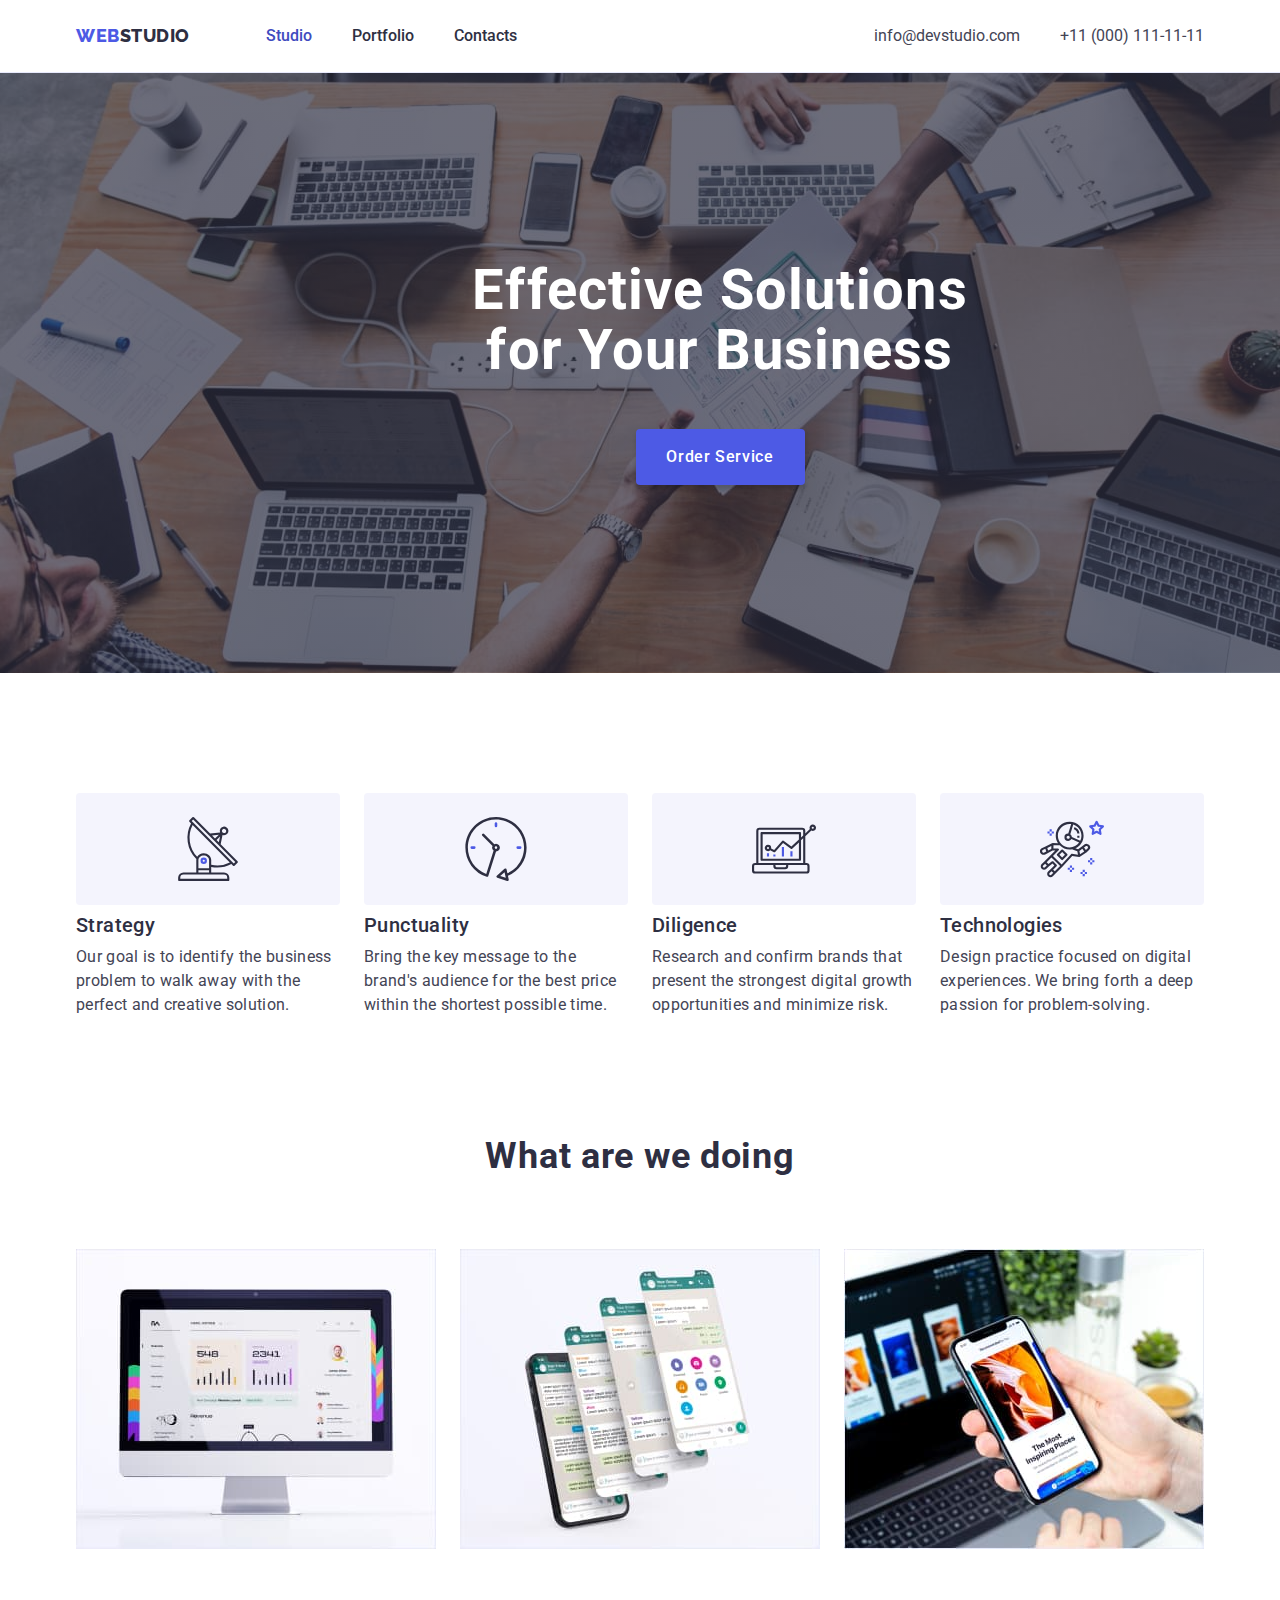
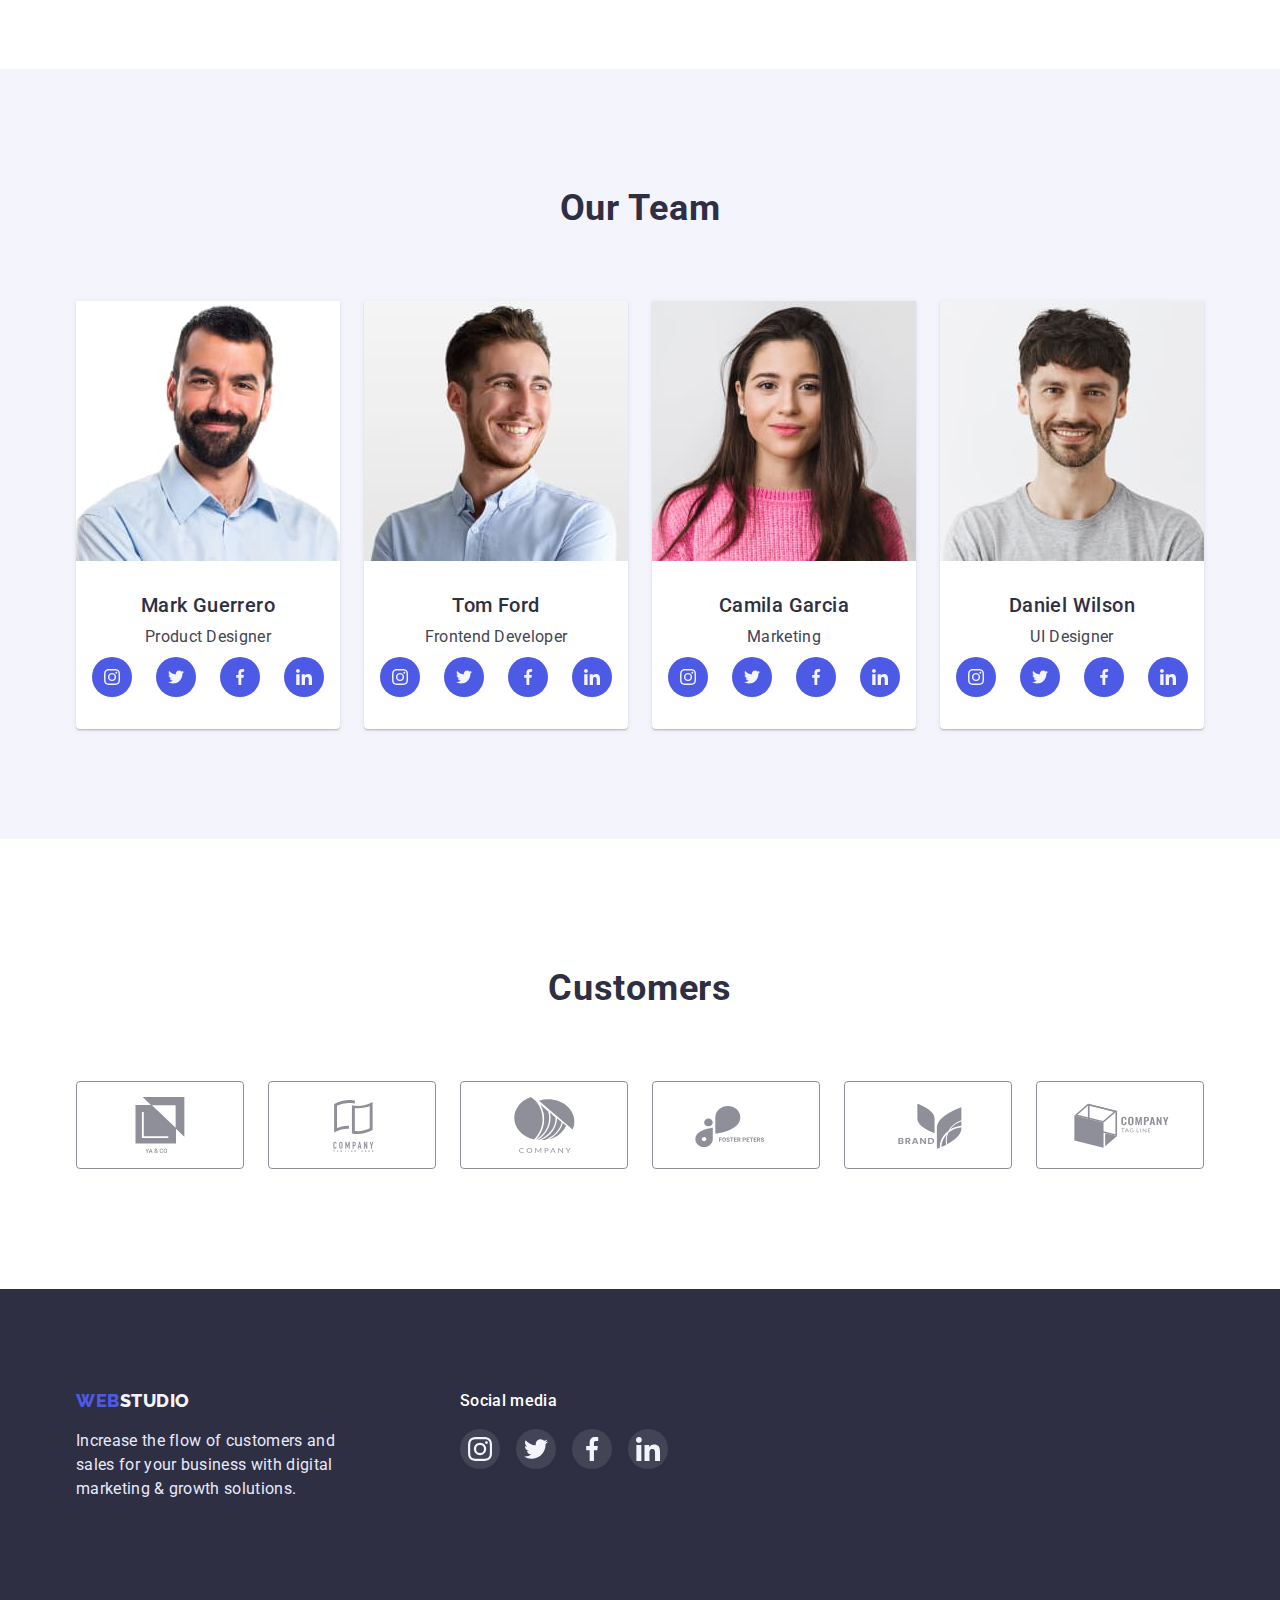
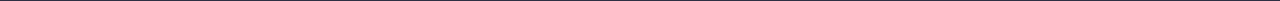
<file: index.html>
<!DOCTYPE html>
<html lang="en">
  <head>
    <meta charset="UTF-8" />
    <meta http-equiv="X-UA-Compatible" content="IE=edge" />
    <meta name="viewport" content="width=device-width, initial-scale=1.0" />
    <title>GoIT markup hw 04</title>
    <link rel="preconnect" href="https://fonts.googleapis.com" />
    <link rel="preconnect" href="https://fonts.gstatic.com" crossorigin />
    <link
      href="https://fonts.googleapis.com/css2?family=Raleway:wght@800&family=Roboto:wght@400;500;700;900&display=swap"
      rel="stylesheet"
    />
    <link
      rel="stylesheet"
      href="https://cdnjs.cloudflare.com/ajax/libs/modern-normalize/1.1.0/modern-normalize.min.css"
    />
    <link rel="stylesheet" href="./css/styles.css" />
  </head>

  <body>
    <header class="header">
      <div class="container header-wrap">
        <nav class="header-nav">
          <a href="./index.html" class="logo"
            >Web<span class="header-logo">Studio</span>
          </a>

          <ul class="header-list list">
            <li class="header-item">
              <a href="./index.html" class="header-link link-active">Studio </a>
            </li>
            <li class="header-item">
              <a href="./portfolio.html" class="header-link">Portfolio </a>
            </li>
            <li class="header-item">
              <a href="#" class="header-link"> Contacts </a>
            </li>
          </ul>
        </nav>

        <address class="header-adress">
          <ul class="header-address-list list">
            <li class="header-address-item">
              <a
                href="mailto:info@devstudio.com"
                class="header-adress-link link-design"
                >info@devstudio.com
              </a>
            </li>
            <li class="header-address-item">
              <a
                href="tel:+110001111111"
                class="header-adress-link link-design"
              >
                +11 (000) 111-11-11
              </a>
            </li>
          </ul>
        </address>
      </div>
    </header>

    <main class="main">
      <section class="hero">
        <div class="hero-bacground">
          <div class="container hero-wrap">
            <h1 class="hero-title">Effective Solutions for Your Business</h1>
            <button type="button" class="hero-button button" aria-label="Order service">
              Order Service
            </button>
          </div>
        </div>
      </section>

      <section class="benefits">
        <div class="container">
          <h2 class="visually-hidden">Benefits</h2>
          <ul class="benefits-list list benefits-wrap">
            <li class="benefits-item benefits-icon-antenna">
              <h3 class="second-titele">Strategy</h3>
              <p class="benefits-item-text text">
                Our goal is to identify the business problem to walk away with
                the perfect and creative solution.
              </p>
            </li>
            <li class="benefits-item benefits-icon-clock">
              <h3 class="second-titele">Punctuality</h3>
              <p class="benefits-item-text text">
                Bring the key message to the brand's audience for the best price
                within the shortest possible time.
              </p>
            </li>
            <li class="benefits-item benefits-icon-disgram">
              <h3 class="second-titele">Diligence</h3>
              <p class="benefits-item-text text">
                Research and confirm brands that present the strongest digital
                growth opportunities and minimize risk.
              </p>
            </li>
            <li class="benefits-item benefits-icon-astronaut">
              <h3 class="second-titele">Technologies</h3>
              <p class="benefits-item-text text">
                Design practice focused on digital experiences. We bring forth a
                deep passion for problem-solving.
              </p>
            </li>
          </ul>
        </div>
      </section>

      <section class="examples">
        <div class="container">
          <h2 class="main-title">What are we doing</h2>
          <ul class="examples-list list">
            <li class="examples-item">
              <img
                src="./images/what_are_we_doing_example_1.jpg"
                alt="What are we doing example 1"
                width="360"
                height="300"
              />
            </li>
            <li class="examples-item">
              <img
                src="./images/what_are_we_doing_example_2.jpg"
                alt="What are we doing example 2"
                width="360"
                height="300"
              />
            </li>
            <li class="examples-item">
              <img
                src="./images/what_are_we_doing_example_3.jpg"
                alt="What are we doing example 3"
                width="360"
                height="300"
              />
            </li>
          </ul>
        </div>
      </section>

      <section class="team">
        <div class="container">
          <h2 class="main-title">Our Team</h2>
          <ul class="team-list list">
            <li class="team-item">
              <img
                src="./images/our_team_1st_member.jpg"
                alt="Our team 1st member"
                width="264"
                height="260"
              />
              <div class="team-text">
                <h3 class="second-titele">Mark Guerrero</h3>
                <p class="team-item-text text">Product Designer</p>
                <ul class="team-soc-list list">
                  <li class="team-soc-item">
                    <a href="#" class="team-soc-link">
                      <svg class="team-soc-icon" width="16" height="16">
                        <use href="./images/logo.svg#icon-instagram"></use>
                      </svg>
                    </a>
                  </li>

                  <li class="team-soc-item">
                    <a href="#" class="team-soc-link">
                      <svg class="team-soc-icon" width="16" height="16">
                        <use href="./images/logo.svg#icon-twitter"></use>
                      </svg>
                    </a>
                  </li>

                  <li class="team-soc-item">
                    <a href="#" class="team-soc-link">
                      <svg class="team-soc-icon" width="16" height="16">
                        <use href="./images/logo.svg#icon-facebook"></use>
                      </svg>
                    </a>
                  </li>

                  <li class="team-soc-item">
                    <a href="#" class="team-soc-link">
                      <svg class="team-soc-icon" width="16" height="16">
                        <use href="./images/logo.svg#icon-linkedin"></use>
                      </svg>
                    </a>
                  </li>
                </ul>
              </div>
            </li>

            <li class="team-item">
              <img
                src="./images/our_team_2nd_member.jpg"
                alt="Our team 2nd member"
                width="264"
                height="260"
              />
              <div class="team-text">
                <h3 class="second-titele">Tom Ford</h3>
                <p class="team-item-text text">Frontend Developer</p>
                <ul class="team-soc-list list">
                  <li class="team-soc-item">
                    <a href="#" class="team-soc-link">
                      <svg class="team-soc-icon" width="16" height="16">
                        <use href="./images/logo.svg#icon-instagram"></use>
                      </svg>
                    </a>
                  </li>

                  <li class="team-soc-item">
                    <a href="#" class="team-soc-link">
                      <svg class="team-soc-icon" width="16" height="16">
                        <use href="./images/logo.svg#icon-twitter"></use>
                      </svg>
                    </a>
                  </li>

                  <li class="team-soc-item">
                    <a href="#" class="team-soc-link">
                      <svg class="team-soc-icon" width="16" height="16">
                        <use href="./images/logo.svg#icon-facebook"></use>
                      </svg>
                    </a>
                  </li>

                  <li class="team-soc-item">
                    <a href="#" class="team-soc-link">
                      <svg class="team-soc-icon" width="16" height="16">
                        <use href="./images/logo.svg#icon-linkedin"></use>
                      </svg>
                    </a>
                  </li>
                </ul>
              </div>
            </li>
            <li class="team-item">
              <img
                src="./images/our_team_3rd_member.jpg"
                alt="Our team 3rd member"
                width="264"
                height="260"
              />
              <div class="team-text">
                <h3 class="second-titele">Camila Garcia</h3>
                <p class="team-item-text text">Marketing</p>
                <ul class="team-soc-list list">
                  <li class="team-soc-item">
                    <a href="#" class="team-soc-link">
                      <svg class="team-soc-icon" width="16" height="16">
                        <use href="./images/logo.svg#icon-instagram"></use>
                      </svg>
                    </a>
                  </li>

                  <li class="team-soc-item">
                    <a href="#" class="team-soc-link">
                      <svg class="team-soc-icon" width="16" height="16">
                        <use href="./images/logo.svg#icon-twitter"></use>
                      </svg>
                    </a>
                  </li>

                  <li class="team-soc-item">
                    <a href="#" class="team-soc-link">
                      <svg class="team-soc-icon" width="16" height="16">
                        <use href="./images/logo.svg#icon-facebook"></use>
                      </svg>
                    </a>
                  </li>

                  <li class="team-soc-item">
                    <a href="#" class="team-soc-link">
                      <svg class="team-soc-icon" width="16" height="16">
                        <use href="./images/logo.svg#icon-linkedin"></use>
                      </svg>
                    </a>
                  </li>
                </ul>
              </div>
            </li>
            <li class="team-item">
              <img
                src="./images/our_team_4th_member.jpg"
                alt="Our team 4th member"
                width="264"
                height="260"
              />
              <div class="team-text">
                <h3 class="second-titele">Daniel Wilson</h3>
                <p class="team-item-text text">UI Designer</p>
                <ul class="team-soc-list list">
                  <li class="team-soc-item">
                    <a href="#" class="team-soc-link">
                      <svg class="team-soc-icon" width="16" height="16">
                        <use href="./images/logo.svg#icon-instagram"></use>
                      </svg>
                    </a>
                  </li>

                  <li class="team-soc-item">
                    <a href="#" class="team-soc-link">
                      <svg class="team-soc-icon" width="16" height="16">
                        <use href="./images/logo.svg#icon-twitter"></use>
                      </svg>
                    </a>
                  </li>

                  <li class="team-soc-item">
                    <a href="#" class="team-soc-link">
                      <svg class="team-soc-icon" width="16" height="16">
                        <use href="./images/logo.svg#icon-facebook"></use>
                      </svg>
                    </a>
                  </li>

                  <li class="team-soc-item">
                    <a href="#" class="team-soc-link">
                      <svg class="team-soc-icon" width="16" height="16">
                        <use href="./images/logo.svg#icon-linkedin"></use>
                      </svg>
                    </a>
                  </li>
                </ul>
              </div>
            </li>
          </ul>
        </div>
      </section>

      <section class="customers">
        <div class="container">
        	<h2 class="main-title customers-title">Customers</h2>
	        <ul class="customers-list list">
	          <li class="customers-item">
	            <a href="" class="customers-item-link">
	              <svg class="customers-item-icon" width="104" height="56">
	                <use href="./images/logo.svg#icon_yaco"></use>
	              </svg>
	            </a>
	          </li>
	          <li class="customers-item">
	            <a href="" class="customers-item-link">
	              <svg class="customers-item-icon" width="104" height="56">
	                <use href="./images/logo.svg#icon_taglinehere"></use>
	              </svg>
	            </a>
	          </li>
	          <li class="customers-item">
	            <a href="" class="customers-item-link">
	              <svg class="customers-item-icon" width="104" height="56">
	                <use href="./images/logo.svg#icon_company"></use>
	              </svg>
	            </a>
	          </li>
	          <li class="customers-item">
	            <a href="" class="customers-item-link">
	              <svg class="customers-item-icon" width="104" height="56">
	                <use href="./images/logo.svg#icon_fosterpeters"></use>
	              </svg>
	            </a>
	          </li>
	          <li class="customers-item">
	            <a href="" class="customers-item-link">
	              <svg class="customers-item-icon" width="104" height="56">
	                <use href="./images/logo.svg#icon_brand"></use>
	              </svg>
	            </a>
	          </li>
	          <li class="customers-item">
	            <a href="" class="customers-item-link">
	              <svg class="customers-item-icon" width="104" height="56">
	                <use href="./images/logo.svg#icon_tagline"></use>
	              </svg>
	            </a>
	          </li>
	        </ul>
	      </section>
        </div>
    </main>

    <footer class="footer">
      <div class="container footer-conteiner-text">
        <div>
          <a href="./index.html" class="logo"
            >Web<span class="footer-logo">Studio</span>
          </a>
          <p class="footer-text text">
            Increase the flow of customers and sales for your business with
            digital marketing & growth solutions.
          </p>
        </div>

        <div class="footer-link">
          <h2 class="footer-link-header">Social media</h2>
          <ul class="footer-link-list list">
            <li class="footer-link-item">
              <a href="#" class="footer-soc-link">
                <svg class="footer-soc-icon" width="24" height="24">
                  <use href="./images/logo.svg#icon-instagram"></use>
                </svg>
              </a>
            </li>
            <li class="footer-link-item">
              <a href="#" class="footer-soc-link">
                <svg class="footer-soc-icon" width="24" height="24">
                  <use href="./images/logo.svg#icon-twitter"></use>
                </svg>
              </a>
            </li>
            <li class="footer-link-item">
              <a href="#" class="footer-soc-link">
                <svg class="footer-soc-icon" width="24" height="24">
                  <use href="./images/logo.svg#icon-facebook"></use>
                </svg>
              </a>
            </li>
            <li class="footer-link-item">
              <a href="#" class="footer-soc-link">
                <svg class="footer-soc-icon" width="24" height="24">
                  <use href="./images/logo.svg#icon-linkedin"></use>
                </svg>
              </a>
            </li>
          </ul>
        </div>
      </div>
    </footer>
  </body>
</html>
</file>
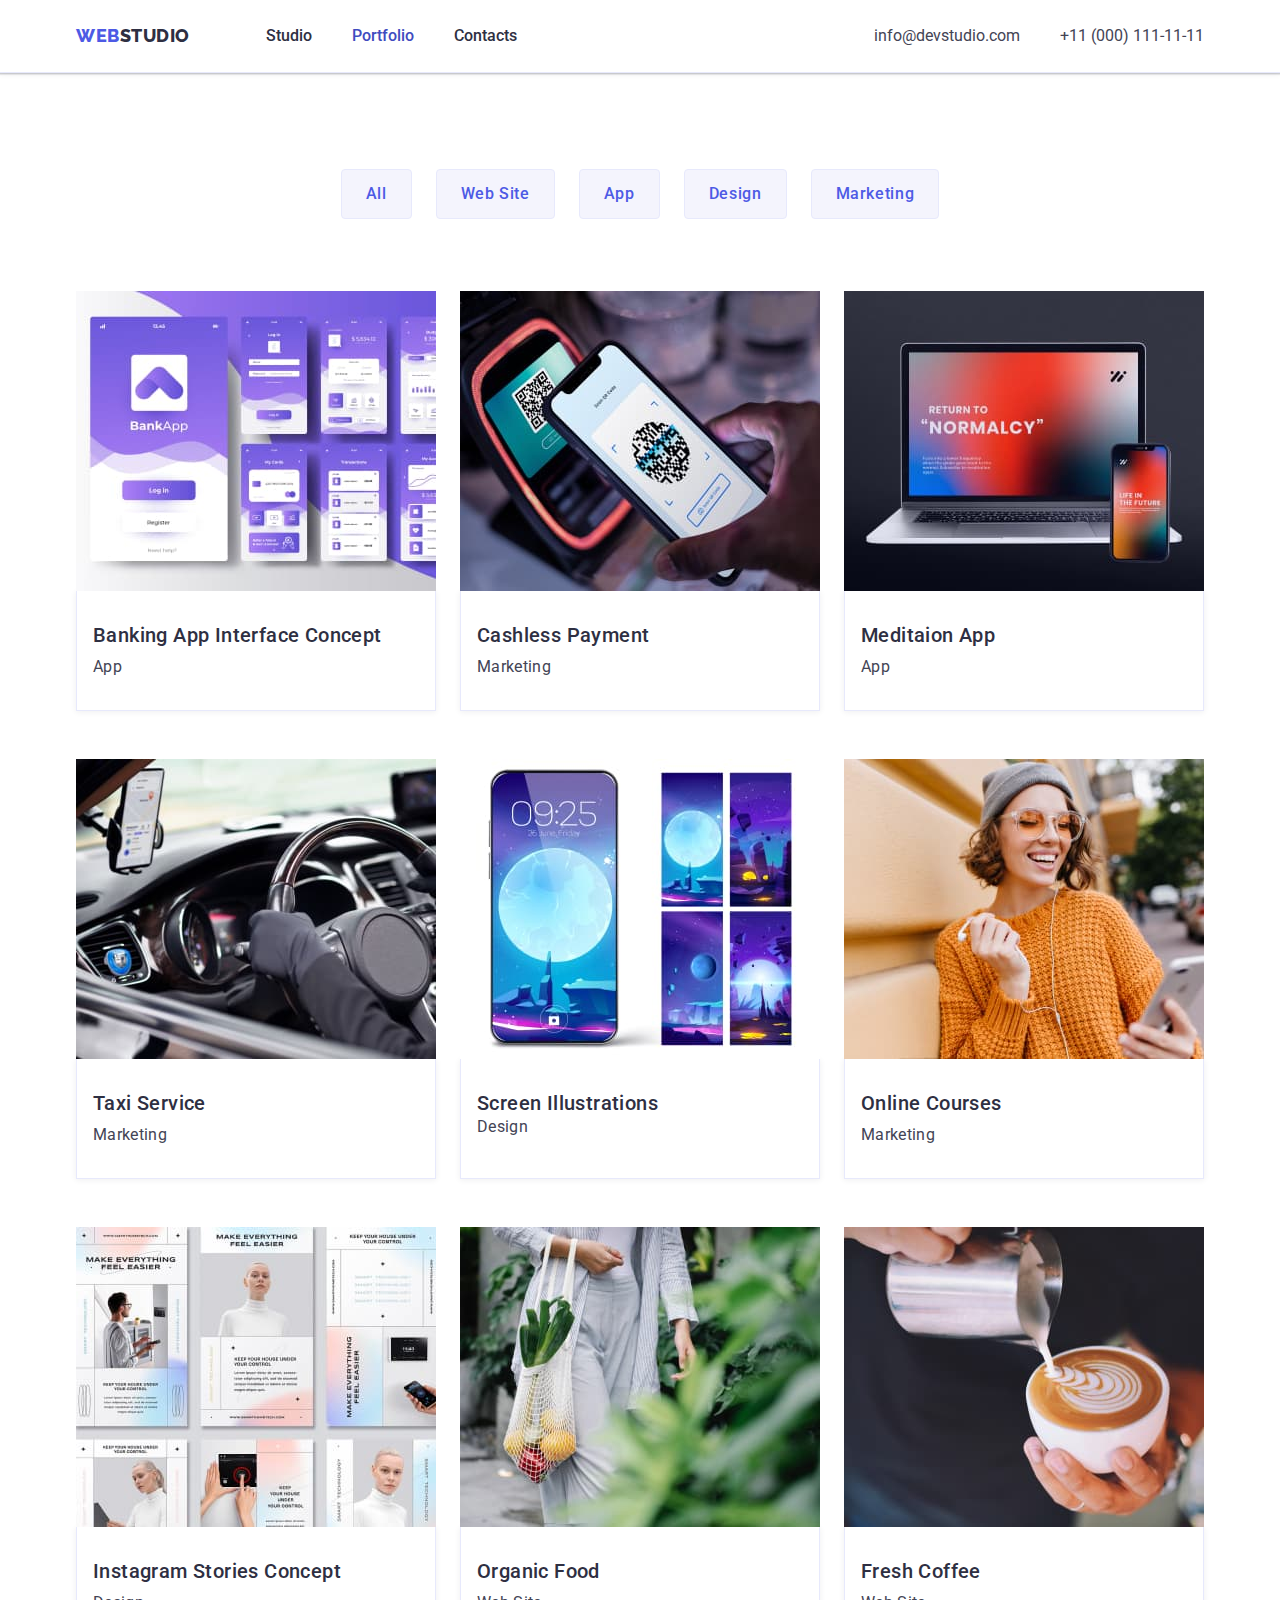
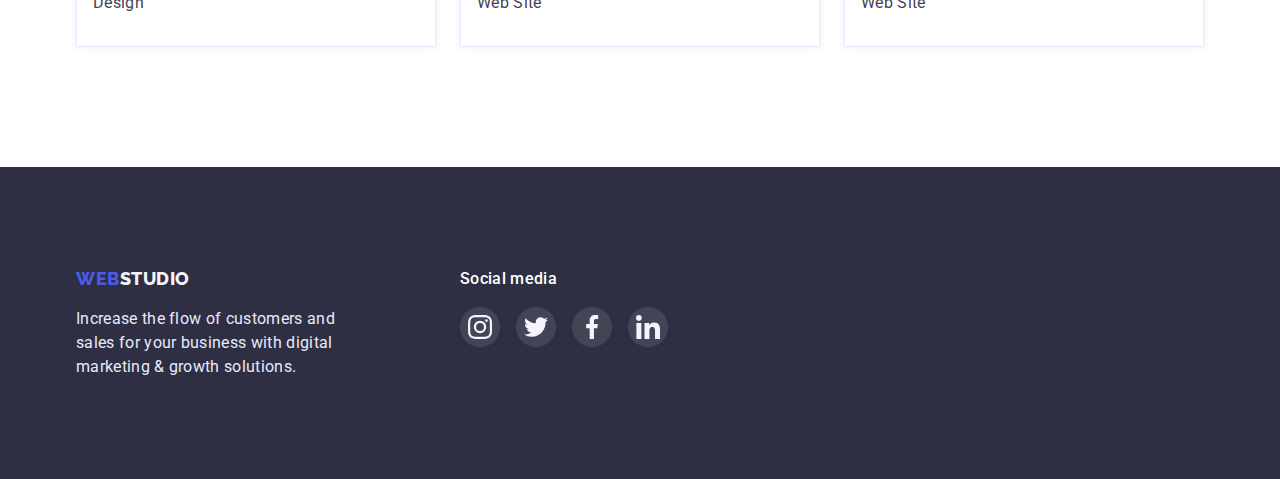
<file: portfolio.html>
<!DOCTYPE html>
<html lang="en">
  <head>
    <meta charset="UTF-8" />
    <meta http-equiv="X-UA-Compatible" content="IE=edge" />
    <meta name="viewport" content="width=device-width, initial-scale=1.0" />
    <title>WebStudio Portfolio</title>
    <link rel="preconnect" href="https://fonts.googleapis.com" />
    <link rel="preconnect" href="https://fonts.gstatic.com" crossorigin />
    <link
      href="https://fonts.googleapis.com/css2?family=Raleway:wght@800&family=Roboto:wght@400;500;700;900&display=swap"
      rel="stylesheet"
    />
    <link
      rel="stylesheet"
      href="https://cdnjs.cloudflare.com/ajax/libs/modern-normalize/1.1.0/modern-normalize.min.css"
    />
    <link rel="stylesheet" href="./css/styles.css" />
  </head>

  <body>
    <header class="header">
      <div class="container header-wrap">
        <nav class="header-nav">
          <a href="./index.html" class="logo"
            >Web<span class="header-logo">Studio</span>
          </a>

          <ul class="header-list list">
            <li class="header-item">
              <a href="./index.html" class="header-link">Studio </a>
            </li>
            <li class="header-item">
              <a href="./portfolio.html" class="header-link link-active"
                >Portfolio
              </a>
            </li>
            <li class="header-item">
              <a href="#" class="header-link"> Contacts </a>
            </li>
          </ul>
        </nav>

        <address class="header-adress">
          <ul class="header-address-list list">
            <li class="header-address-item">
              <a
                href="mailto:info@devstudio.com"
                class="header-adress-link link-design"
                >info@devstudio.com
              </a>
            </li>
            <li class="header-address-item">
              <a
                href="tel:+110001111111"
                class="header-adress-link link-design"
              >
                +11 (000) 111-11-11
              </a>
            </li>
          </ul>
        </address>
      </div>
    </header>

    <main>
      <section class="portfolio">
        <div class="container">
          <h1 class="visually-hidden">Portfolio</h1>
          <ul class="portfolio-button-list list">
            <li class="portfolio-button-item">
              <button type="button" class="portfolio-button button">All</button>
            </li>
            <li>
              <button type="button" class="portfolio-button button">
                Web Site
              </button>
            </li>
            <li>
              <button type="button" class="portfolio-button button">App</button>
            </li>
            <li>
              <button type="button" class="portfolio-button button">
                Design
              </button>
            </li>
            <li>
              <button type="button" class="portfolio-button button">
                Marketing
              </button>
            </li>
          </ul>

          <ul class="portfolio-example-list list">
            <li class="portfolio-example-item">
              <img
                src="./images/portfolio/example_1.jpg"
                alt="Example app"
                width="360"
                height="300"
              />
              <div class="portfolio-example-wrap">
                <h2 class="second-titele">Banking App Interface Concept</h2>
                <p class="portfolio-example-text text">App</p>
              </div>
            </li>
            <li class="portfolio-example-item">
              <img
                src="./images/portfolio/example_2.jpg"
                alt="Example marketing"
                width="360"
                height="300"
              />
              <div class="portfolio-example-wrap">
                <h3 class="second-titele">Cashless Payment</h3>
                <p class="portfolio-example-text text">Marketing</p>
              </div>
            </li>
            <li class="portfolio-example-item">
              <img
                src="./images/portfolio/example_3.jpg"
                alt="Example app"
                width="360"
                height="300"
              />
              <div class="portfolio-example-wrap">
                <h3 class="second-titele">Meditaion App</h3>
                <p class="portfolio-example-text text">App</p>
              </div>
            </li>
            <li class="portfolio-example-item">
              <img
                src="./images/portfolio/example_4.jpg"
                alt="Example marketing"
                width="360"
                height="300"
              />
              <div class="portfolio-example-wrap">
                <h3 class="second-titele">Taxi Service</h3>
                <p class="portfolio-example-text text">Marketing</p>
              </div>
            </li>
            <li class="portfolio-example-item">
              <img
                src="./images/portfolio/example_5.jpg"
                alt="Example design"
                width="360"
                height="300"
              />
              <div class="portfolio-example-wrap">
                <h3 class="second-titele">Screen Illustrations</h3>
                <p class="text">Design</p>
              </div>
            </li>
            <li class="portfolio-example-item">
              <img
                src="./images/portfolio/example_6.jpg"
                alt="Example marketing"
                width="360"
                height="300"
              />
              <div class="portfolio-example-wrap">
                <h3 class="second-titele">Online Courses</h3>
                <p class="portfolio-example-text text">Marketing</p>
              </div>
            </li>
            <li class="portfolio-example-item">
              <img
                src="./images/portfolio/example_7.jpg"
                alt="Example design"
                width="360"
                height="300"
              />
              <div class="portfolio-example-wrap">
                <h3 class="second-titele">Instagram Stories Concept</h3>
                <p class="portfolio-example-text text">Design</p>
              </div>
            </li>
            <li class="portfolio-example-item">
              <img
                src="./images/portfolio/example_8.jpg"
                alt="Example web site"
                width="360"
                height="300"
              />
              <div class="portfolio-example-wrap">
                <h3 class="second-titele">Organic Food</h3>
                <p class="portfolio-example-text text">Web Site</p>
              </div>
            </li>
            <li class="portfolio-example-item">
              <img
                src="./images/portfolio/example_9.jpg"
                alt="Example web site"
                width="360"
                height="300"
              />
              <div class="portfolio-example-wrap">
                <h3 class="second-titele">Fresh Coffee</h3>
                <p class="portfolio-example-text text">Web Site</p>
              </div>
            </li>
          </ul>
        </div>
      </section>
    </main>

    <footer class="footer">
      <div class="container footer-conteiner-text">
        <div>
          <a href="./index.html" class="logo"
            >Web<span class="footer-logo">Studio</span>
          </a>
          <p class="footer-text text">
            Increase the flow of customers and sales for your business with
            digital marketing & growth solutions.
          </p>
        </div>

        <div class="footer-link">
          <h2 class="footer-link-header">Social media</h2>
          <ul class="footer-link-list list">
            <li class="footer-link-item">
              <a href="#" class="footer-soc-link">
                <svg class="footer-soc-icon" width="24" height="24">
                  <use href="./images/logo.svg#icon-instagram"></use>
                </svg>
              </a>
            </li>
            <li class="footer-link-item">
              <a href="#" class="footer-soc-link">
                <svg class="footer-soc-icon" width="24" height="24">
                  <use href="./images/logo.svg#icon-twitter"></use>
                </svg>
              </a>
            </li>
            <li class="footer-link-item">
              <a href="#" class="footer-soc-link">
                <svg class="footer-soc-icon" width="24" height="24">
                  <use href="./images/logo.svg#icon-facebook"></use>
                </svg>
              </a>
            </li>
            <li class="footer-link-item">
              <a href="#" class="footer-soc-link">
                <svg class="footer-soc-icon" width="24" height="24">
                  <use href="./images/logo.svg#icon-linkedin"></use>
                </svg>
              </a>
            </li>
          </ul>
        </div>
      </div>
    </footer>
  </body>
</html>
</file>
<file: css/styles.css>
:root {
  --primary-brand-color: #4d5ae5;
  --present-state-color: #404bbf;
  --dark-color: #2e2f42;
  --success-color: #31d0aa;
  --text-color: #434455;
  --subtle-text-color: #8e8f99;
  --accent-color: #e7e9fc;
  --light-color: #f4f4fd;
  --modal-overlay-color: rgba(46, 47, 66, 0.4);
  --hero-background-color: rgba(46, 47, 66, 0.7);
  --portfolio-main-color: #e5e5e5;
  --white-color: #ffffff;
  --font-logo: Raleway, sans-serif;
}

/* -------------RESET STYLES-----------  */
a {
  text-decoration: none;
  color: inherit;
}

p,
h1,
h2,
h3,
h4,
h5,
h6 {
  margin: 0;
}

button {
  cursor: pointer;
}

ul,
ol {
  margin: 0;
  padding-left: 0;
}

img {
  display: block;
  max-width: 100%;
  height: auto;
}

.list {
  list-style: none;
}

/* ---------UNIVERSAL CLASSES-------- */
a.link-active {
  color: var(--present-state-color);
}

.main-title {
  font-weight: 700;
  font-size: 36px;
  line-height: 1.11;
  letter-spacing: 0.02em;
  color: var(--dark-color);
}

.second-titele {
  font-weight: 500;
  font-size: 20px;
  line-height: 1.2;
  letter-spacing: 0.02em;
  color: var(--dark-color);
}

.text {
  font-size: 16px;
  line-height: 1.5;
  letter-spacing: 0.02em;
}

.logo {
  font-family: var(--font-logo);
  font-weight: 800;
  font-size: 18px;
  line-height: 1.33;
  letter-spacing: 0.03em;
  text-transform: uppercase;
  color: var(--primary-brand-color);
}

.button {
  font-weight: 500;
  font-size: 16px;
  line-height: 1.5;
  letter-spacing: 0.04em;
}

.container {
  max-width: 1158px;
  margin: 0 auto;
  padding-left: 15px;
  padding-right: 15px;
}

/* -------------HIDING THE TITLE--------------------------- */
.visually-hidden {
  position: absolute;
  white-space: nowrap;
  width: 1px;
  height: 1px;
  overflow: hidden;
  border: 0;
  padding: 0;
  clip: rect(0 0 0 0);
  clip-path: inset(50%);
  margin: -1px;
}

/* --------------BODY---------------- */
body {
  font-family: Roboto, sans-serif;
  color: var(--text-color);
  background-color: var(--white-color);
}

/* -----------HEADER---------------- */
.header {
  border-bottom: 1px solid #e7e9fc;
  box-shadow: 0px 2px 1px rgba(46, 47, 66, 0.08),
    0px 1px 1px rgba(46, 47, 66, 0.16), 0px 1px 6px rgba(46, 47, 66, 0.08);
}

.header-wrap {
  display: flex;
  align-items: center;
  padding-top: 24px;
  padding-bottom: 24px;
}

.header-nav {
  display: flex;
}

.header-logo {
  color: var(--dark-color);
}

.header-list {
  display: flex;
  align-items: center;
  gap: 40px;
  margin-left: 76px;
}

a.header-link:active::after {
  content: "";
  display: block;
  height: 4px;
  border-radius: 2px;
  background-color: var(--present-state-color);
  margin-top: 24px;
}

.header-link {
  font-weight: 500;
  color: var(--dark-color);
  min-width: 153px;
}

.header-link:hover {
  color: var(--present-state-color);
}

.header-link:focus,
.header-adress-link:focus,
.header-adress-link:hover {
  color: var(--present-state-color);
}

.header-adress {
  margin-left: auto;
}
.header-address-list {
  display: flex;
  gap: 40px;
}
.header-address-item {
}

.header-adress-link {
  font-style: normal;
  color: inherit;
}

/* -----------HERO---------------- */

.hero {
  padding-top: 188px;
  padding-bottom: 188px;
  width: 1440px;
  background-image: linear-gradient(
      rgba(46, 47, 66, 0.7),
      rgba(46, 47, 66, 0.7)
    ),
    url(../images/people_office_bg.jpg);
  background-repeat: no-repeat;
  background-size: cover;
  background-position: center;
  margin: 0 auto;
}

.hero-wrap {
  display: flex;
  flex-direction: column;
  justify-content: center;
  align-items: center;
}

.hero-title {
  font-weight: 700;
  font-size: 56px;
  line-height: 1.07;
  letter-spacing: 0.02em;
  color: var(--white-color);
  margin-bottom: 48px;
  text-align: center;
  max-width: 496px;
}

.hero-button {
  color: var(--white-color);
  background: var(--primary-brand-color);
  font-family: Roboto, sans-serif;
  box-shadow: 0px 4px 4px rgba(0, 0, 0, 0.15);
  border-radius: 4px;
  width: 169px;
  height: 56px;
  border: none;
}

.hero-button:hover,
.hero-button:focus {
  background-color: var(--present-state-color);
}

/* -----------BENEFITS---------------- */
.benefits {
  padding-top: 120px;
  padding-bottom: 120px;
}

.benefits-wrap {
  display: flex;
  gap: 24px;
}

.benefits-item {
  flex-basis: calc((100% - 72px) / 4);
}

.benefits-item::before {
  content: "";
  display: block;
  height: 112px;
  background-color: var(--light-color);
  border-radius: 4px;
  background-position: center;
  background-repeat: no-repeat;
  margin-bottom: 8px;
  padding-top: 24px;
  padding-bottom: 24px;
}

.benefits-icon-antenna::before {
  background-image: url(../images/antenna.svg);
}

.benefits-icon-clock::before {
  background-image: url(../images/clock.svg);
}

.benefits-icon-disgram::before {
  background-image: url(../images/diagram.svg);
}

.benefits-icon-astronaut::before {
  background-image: url(../images/astronaut.svg);
}

.benefits-item-text {
  margin-top: 8px;
}

/* -----------EXAMPLES------------ */
.examples {
  padding-bottom: 120px;
}

.examples .main-title {
  text-align: center;
}

.examples-list {
  margin-top: 72px;
  display: flex;
  gap: 24px;
}

.examples-item {
  flex-basis: calc((100% - 48px) / 3);
}

/* -----------TEAM---------------- */

.team {
  background-color: var(--light-color);
  padding-top: 120px;
  padding-bottom: 110px;
}

.team .main-title {
  text-align: center;
  margin-bottom: 72px;
}
.team-list {
  display: flex;
  gap: 24px;
}

.team-item {
  background: var(--white-color);
  flex-basis: calc((100% - 72px) / 4);
  box-shadow: 0px 1px 6px rgba(46, 47, 66, 0.08),
    0px 1px 1px rgba(46, 47, 66, 0.16), 0px 2px 1px rgba(46, 47, 66, 0.08);
  border-radius: 0px 0px 4px 4px;
}

.team-item-text {
  margin-top: 8px;
  margin-bottom: 8px;
}

.team-soc-list {
  display: flex;
  gap: 24px;
  justify-content: center;
}

.team-soc-item {
  width: 40px;
  height: 40px;
}

.team-soc-link {
  width: 100%;
  height: 100%;
  border-radius: 50%;
  background-color: var(--primary-brand-color);
  display: flex;
  justify-content: center;
  align-items: center;
}

.team-soc-link:hover,
.team-soc-link:focus {
  background-color: var(--present-state-color);
}

.team-soc-icon {
  fill: var(--light-color);
}

.team-text {
  /* height: 120px; */
  text-align: center;
  padding: 32px 0;
}

/* ----------CUSTOMERS-------------- */
.customers {
  padding-top: 130px;
  padding-bottom: 120px;
}

.customers-title {
  text-align: center;
  margin-bottom: 72px;
}

.customers-list {
  display: flex;
  gap: 24px;
  justify-content: center;
}
.customers-item {
  width: 168px;
  height: 88px;
}
.customers-item-link {
  width: 100%;
  height: 100%;
  border: 1px solid var(--subtle-text-color);
  border-radius: 4px;
  display: flex;
  justify-content: center;
  align-items: center;
}

.customers-item-icon {
  fill: var(--subtle-text-color);
}
.customers-item-link:hover,
.customers-item-link:focus {
  border-color: var(--present-state-color);
}
.customers-item-link:hover .customers-item-icon,
.customers-item-link:focus .customers-item-icon {
  fill: var(--present-state-color);
}

/* -----------FOOTER---------------- */
.footer {
  background-color: var(--dark-color);
  padding-top: 100px;
  padding-bottom: 100px;
}

.footer-conteiner-text {
  display: flex;
  gap: 120px;
  align-items: flex-start;
}

.footer-logo {
  color: var(--light-color);
}

.footer-text {
  margin-top: 16px;
  max-width: 264px;
  color: var(--accent-color);
}

.footer-link {
  /* flex-shrink: 0; */
}

.footer-link-header {
  margin-bottom: 16px;
  color: var(--white-color);
  font-weight: 500;
  font-size: 16px;
  line-height: 1.5;
  letter-spacing: 0.02em;
}
.footer-link-list {
  display: flex;
  gap: 16px;
}

.footer-link-item {
  width: 40px;
  height: 40px;
}

.footer-soc-link {
  width: 100%;
  height: 100%;
  border-radius: 50%;
  background-color: rgba(255, 255, 255, 0.1);
  display: flex;
  justify-content: center;
  align-items: center;
}

.footer-soc-link:hover,
.footer-soc-link:focus {
  background: #31d0aa;
}

.footer-soc-icon {
  fill: var(--light-color);
}

/* -----------PORTFOLIO-PAGE---------------- */
.portfolio {
  padding-top: 96px;
  padding-bottom: 120px;
}
.portfolio-button-list {
  display: flex;
  gap: 24px;
  justify-content: center;
}

.portfolio-button {
  font-family: Roboto, sans-serif;
  line-height: 1.5;
  color: var(--primary-brand-color);
  background: var(--light-color);
  border: 1px solid var(--accent-color);
  border-radius: 4px;
  padding: 12px 24px;
}

.portfolio-button:hover,
.portfolio-button:focus {
  color: var(--white-color);
  background-color: var(--present-state-color);
  border-color: var(--present-state-color);
  box-shadow: 0px 3px 1px rgba(0, 0, 0, 0.1), 0px 2px 1px rgba(0, 0, 0, 0.08),
    0px 2px 2px rgba(0, 0, 0, 0.12);
}

.portfolio-example-list {
  display: flex;
  flex-direction: row;
  flex-wrap: wrap;
  row-gap: 48px;
  column-gap: 24px;
  margin-top: 72px;
}

.portfolio-example-item {
  flex-basis: calc((100% - 48px) / 3);
  cursor: pointer;
}

.portfolio-example-wrap {
  height: 120px;
  padding: 32px 16px;
  border: 1px solid var(--accent-color);
  border-top: none;
  box-shadow: 0px 1px 6px rgba(46, 47, 66, 0.08);
}

.portfolio-example-item:hover {
  box-shadow: 0px 1px 6px rgba(46, 47, 66, 0.08),
    0px 1px 1px rgba(46, 47, 66, 0.16), 0px 2px 1px rgba(46, 47, 66, 0.08);
}

.portfolio-example-text {
  margin-top: 8px;
}
</file>
